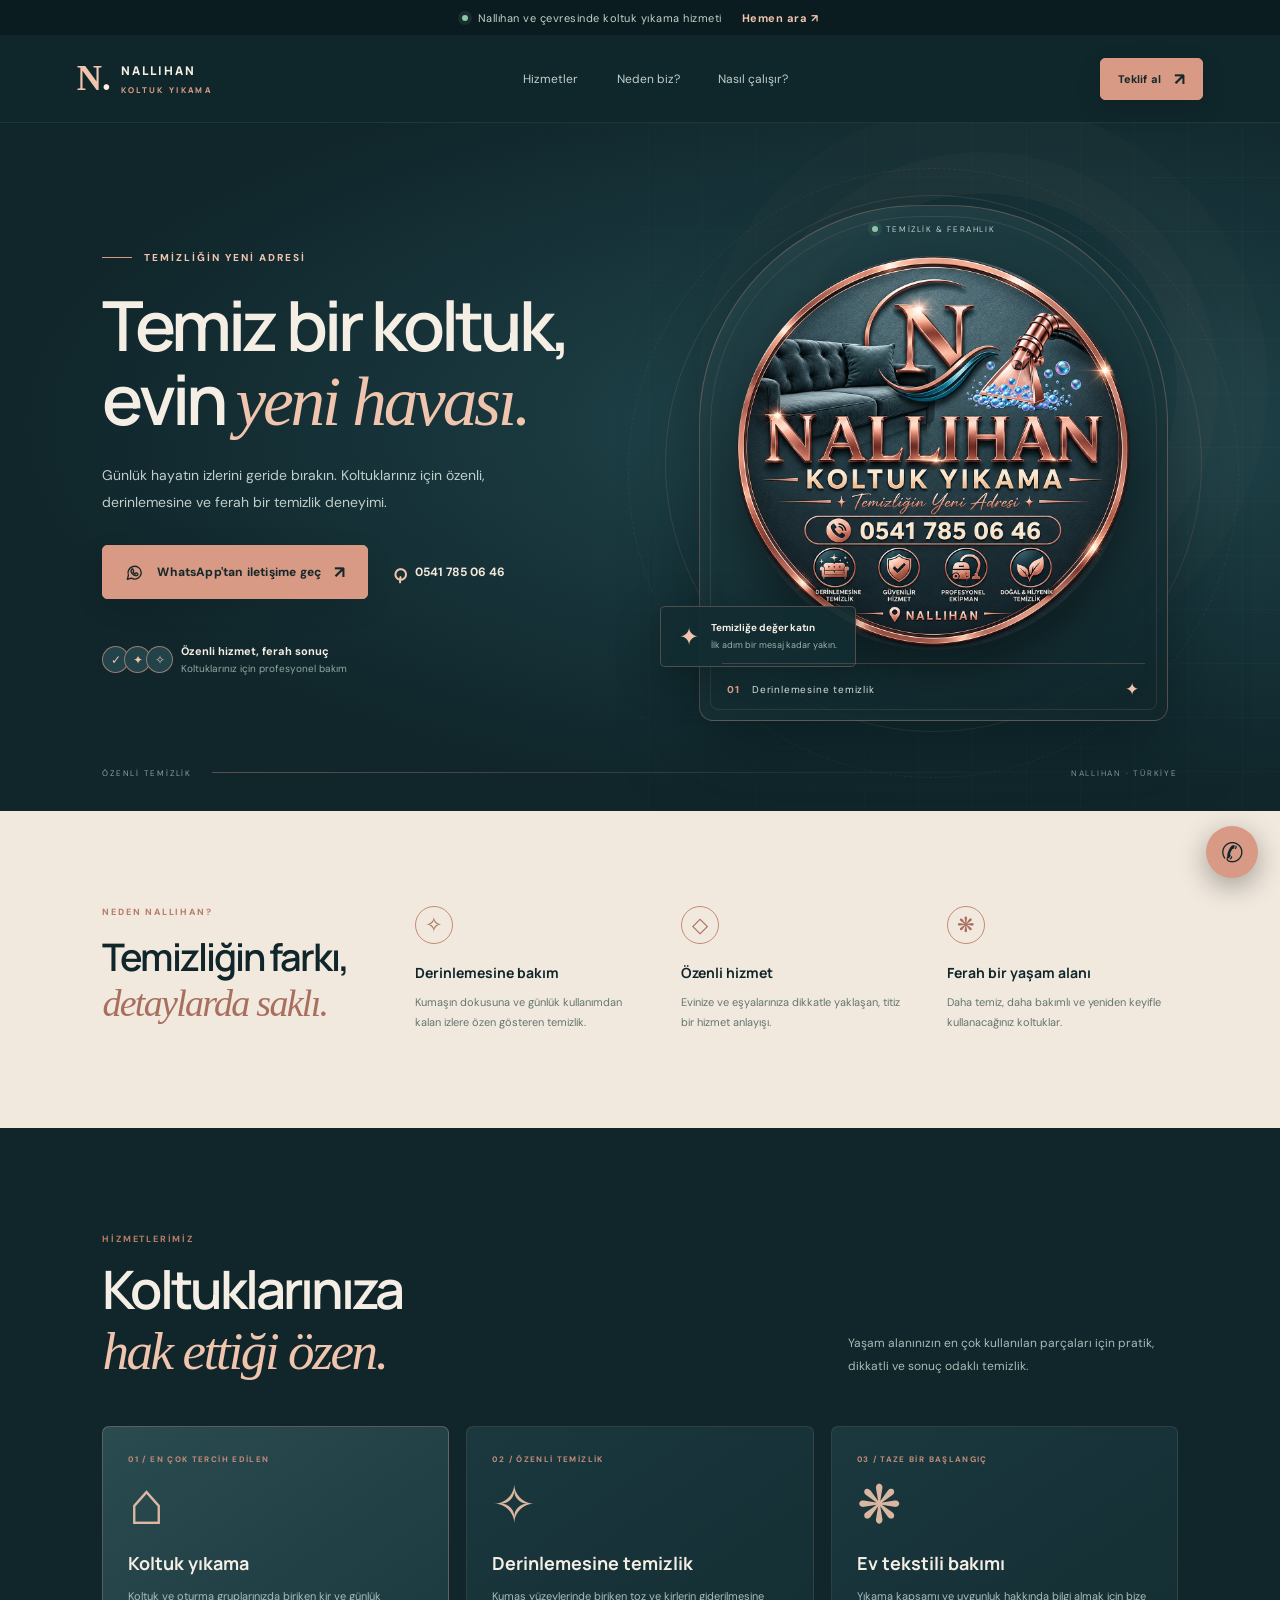
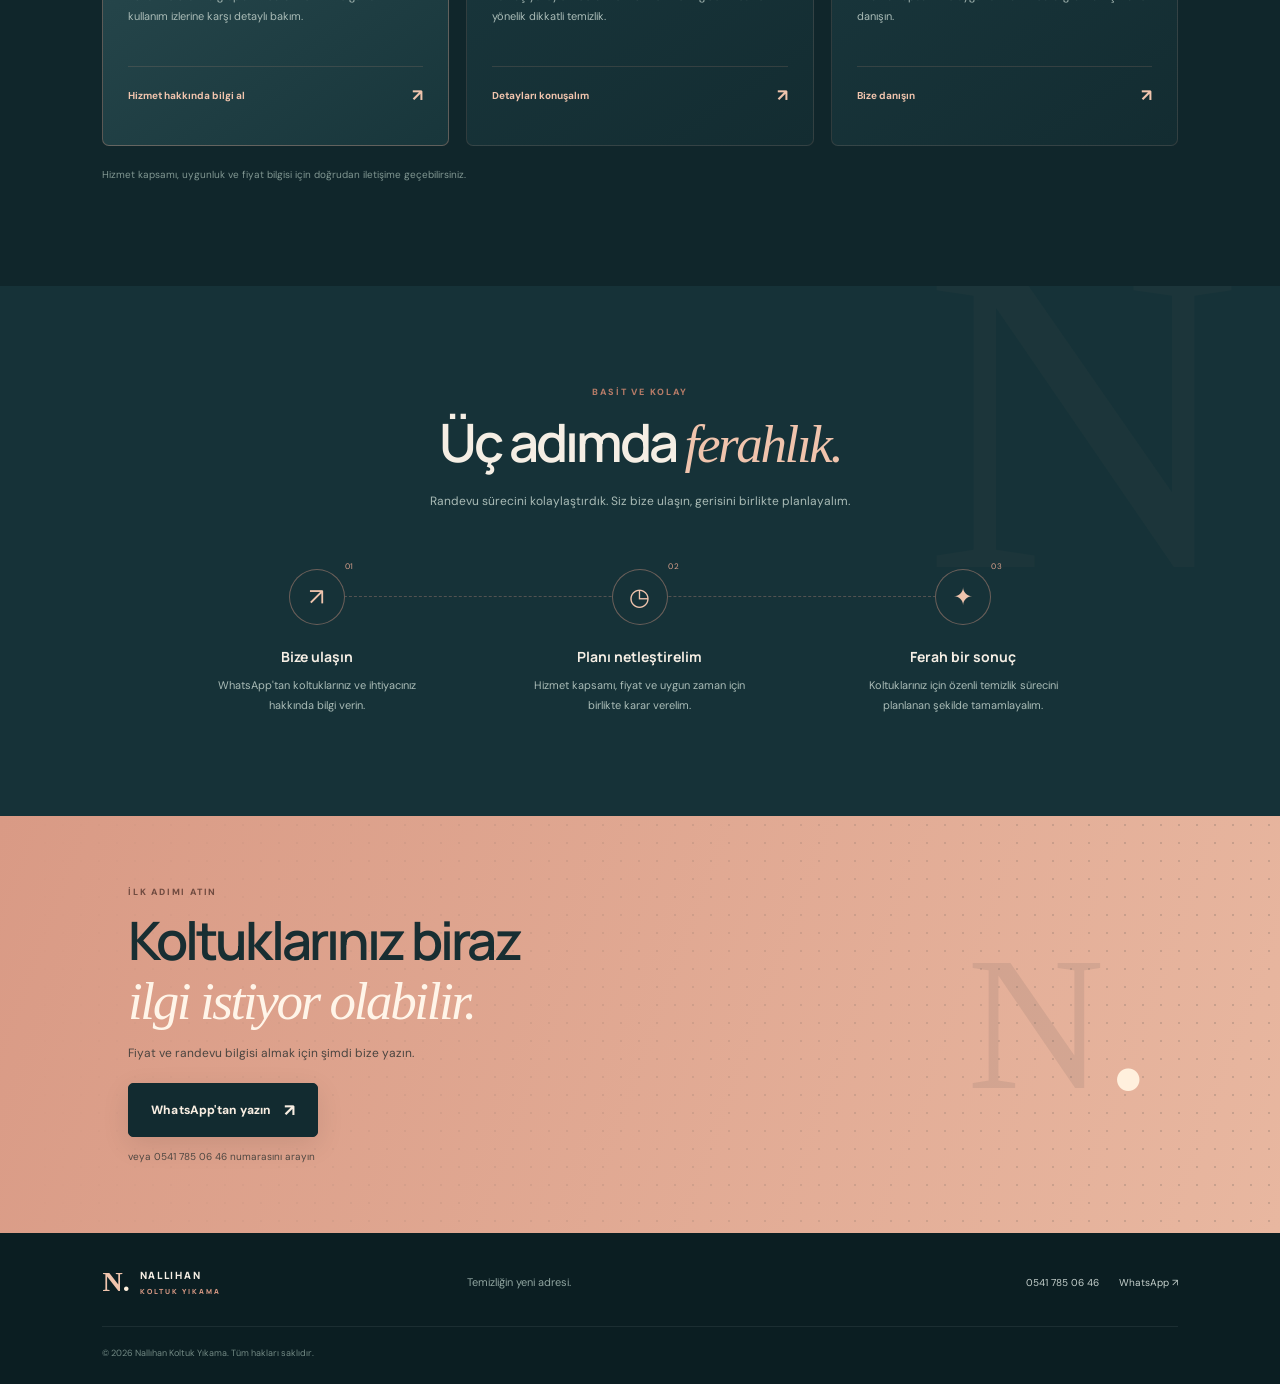
<file: index.html>
<!doctype html>
<html lang="tr">
<head>
  <meta charset="utf-8">
  <meta name="viewport" content="width=device-width, initial-scale=1">
  <meta name="theme-color" content="#10262b">
  <meta name="description" content="Nallıhan Koltuk Yıkama — koltuklarınızda derinlemesine temizlik, hijyen ve ferahlık. Hemen iletişime geçin.">
  <title>Nallıhan Koltuk Yıkama | Temizliğin Yeni Adresi</title>
  <link rel="icon" type="image/x-icon" href="assets/favicon.ico">
  <link rel="preconnect" href="https://fonts.googleapis.com">
  <link rel="preconnect" href="https://fonts.gstatic.com" crossorigin>
  <link href="https://fonts.googleapis.com/css2?family=DM+Sans:wght@400;500;600;700&family=Manrope:wght@400;500;600;700;800&display=swap" rel="stylesheet">
  <link rel="stylesheet" href="style.css">
</head>
<body>
  <div class="announcement">
    <span class="status-dot"></span>
    <span>Nallıhan ve çevresinde koltuk yıkama hizmeti</span>
    <a href="tel:+905417850646">Hemen ara <span aria-hidden="true">↗</span></a>
  </div>

  <header class="site-header">
    <a class="brand" href="#anasayfa" aria-label="Nallıhan Koltuk Yıkama ana sayfa">
      <span class="brand-mark">N<span>.</span></span>
      <span class="brand-name">NALLIHAN <small>KOLTUK YIKAMA</small></span>
    </a>
    <nav aria-label="Ana navigasyon">
      <a href="#hizmetler">Hizmetler</a>
      <a href="#neden-biz">Neden biz?</a>
      <a href="#surec">Nasıl çalışır?</a>
    </nav>
    <a class="button button-small" href="https://wa.me/905417850646?text=Merhaba%2C%20koltuk%20y%C4%B1kama%20hizmeti%20hakk%C4%B1nda%20bilgi%20almak%20istiyorum." target="_blank" rel="noopener">Teklif al <span>↗</span></a>
    <button class="menu-toggle" aria-label="Menüyü aç" aria-expanded="false"><span></span><span></span></button>
  </header>

  <main>
    <section class="hero" id="anasayfa">
      <div class="hero-glow"></div>
      <div class="hero-copy">
        <div class="eyebrow"><span class="eyebrow-line"></span> TEMİZLİĞİN YENİ ADRESİ</div>
        <h1>Temiz bir koltuk,<br>evin <em>yeni havası.</em></h1>
        <p class="hero-description">Günlük hayatın izlerini geride bırakın. Koltuklarınız için özenli, derinlemesine ve ferah bir temizlik deneyimi.</p>
        <div class="hero-actions">
          <a class="button" href="https://wa.me/905417850646?text=Merhaba%2C%20koltuk%20y%C4%B1kama%20i%C3%A7in%20fiyat%20almak%20istiyorum." target="_blank" rel="noopener">
            <svg viewBox="0 0 24 24" aria-hidden="true"><path d="M20.5 11.8a8.4 8.4 0 0 1-12.4 7.4L3 20.5l1.3-4.9A8.4 8.4 0 1 1 20.5 11.8Z"/><path d="M8.4 8.1c.2-.5.5-.5.8-.5h.5c.2 0 .4.1.5.4l.7 1.7c.1.2.1.4-.1.6l-.5.6c-.2.2-.2.4 0 .6.5.9 1.2 1.6 2.1 2.1.2.1.4.1.6-.1l.7-.8c.2-.2.4-.2.6-.1l1.6.8c.3.1.4.3.4.5 0 .3-.2 1.1-.7 1.5-.5.5-1.1.7-1.8.6-.7-.1-1.6-.4-2.8-1.1-1.5-.9-2.6-2.3-3-3-.4-.7-.8-1.7-.1-2.8.2-.4.4-.7.5-1Z"/></svg>
            WhatsApp'tan iletişime geç
            <span class="button-arrow">↗</span>
          </a>
          <a class="text-link" href="tel:+905417850646"><span class="phone-icon">⌕</span> 0541 785 06 46</a>
        </div>
        <div class="trust-row">
          <div class="trust-avatars" aria-hidden="true"><span>✓</span><span>✦</span><span>✧</span></div>
          <div><strong>Özenli hizmet, ferah sonuç</strong><small>Koltuklarınız için profesyonel bakım</small></div>
        </div>
      </div>
      <div class="hero-art">
        <div class="art-orbit orbit-one"></div><div class="art-orbit orbit-two"></div>
        <div class="art-card">
          <div class="art-label"><span class="status-dot"></span> TEMİZLİK & FERAHLIK</div>
          <img src="assets/logo-transparent.png" alt="Nallıhan Koltuk Yıkama dairesel logosu">
          <div class="art-caption"><span>01</span><span>Derinlemesine temizlik</span><span class="caption-star">✦</span></div>
        </div>
        <div class="floating-note"><span class="sparkle">✦</span><div><strong>Temizliğe değer katın</strong><small>İlk adım bir mesaj kadar yakın.</small></div></div>
      </div>
      <div class="hero-bottom-line"><span>ÖZENLİ TEMİZLİK</span><span class="line"></span><span>NALLIHAN · TÜRKİYE</span></div>
    </section>

    <section class="benefits" id="neden-biz">
      <div class="benefit-intro"><span class="section-kicker">NEDEN NALLIHAN?</span><h2>Temizliğin farkı,<br><em>detaylarda saklı.</em></h2></div>
      <div class="benefit"><span class="benefit-icon">✧</span><h3>Derinlemesine bakım</h3><p>Kumaşın dokusuna ve günlük kullanımdan kalan izlere özen gösteren temizlik.</p></div>
      <div class="benefit"><span class="benefit-icon">◇</span><h3>Özenli hizmet</h3><p>Evinize ve eşyalarınıza dikkatle yaklaşan, titiz bir hizmet anlayışı.</p></div>
      <div class="benefit"><span class="benefit-icon">❋</span><h3>Ferah bir yaşam alanı</h3><p>Daha temiz, daha bakımlı ve yeniden keyifle kullanacağınız koltuklar.</p></div>
    </section>

    <section class="services" id="hizmetler">
      <div class="section-heading">
        <div><span class="section-kicker">HİZMETLERİMİZ</span><h2>Koltuklarınıza<br><em>hak ettiği özen.</em></h2></div>
        <p>Yaşam alanınızın en çok kullanılan parçaları için pratik, dikkatli ve sonuç odaklı temizlik.</p>
      </div>
      <div class="service-grid">
        <article class="service-card service-featured"><div class="service-number">01 / EN ÇOK TERCİH EDİLEN</div><div class="service-illustration sofa">⌂</div><h3>Koltuk yıkama</h3><p>Koltuk ve oturma gruplarınızda biriken kir ve günlük kullanım izlerine karşı detaylı bakım.</p><a href="https://wa.me/905417850646?text=Merhaba%2C%20koltuk%20y%C4%B1kama%20hizmeti%20almak%20istiyorum." target="_blank" rel="noopener">Hizmet hakkında bilgi al <span>↗</span></a></article>
        <article class="service-card"><div class="service-number">02 / ÖZENLİ TEMİZLİK</div><div class="service-illustration">✧</div><h3>Derinlemesine temizlik</h3><p>Kumaş yüzeylerinde biriken toz ve kirlerin giderilmesine yönelik dikkatli temizlik.</p><a href="https://wa.me/905417850646?text=Merhaba%2C%20derinlemesine%20temizlik%20hakk%C4%B1nda%20bilgi%20almak%20istiyorum." target="_blank" rel="noopener">Detayları konuşalım <span>↗</span></a></article>
        <article class="service-card"><div class="service-number">03 / TAZE BİR BAŞLANGIÇ</div><div class="service-illustration">❋</div><h3>Ev tekstili bakımı</h3><p>Yıkama kapsamı ve uygunluk hakkında bilgi almak için bize danışın.</p><a href="https://wa.me/905417850646?text=Merhaba%2C%20ev%20tekstili%20temizli%C4%9Fi%20hakk%C4%B1nda%20bilgi%20almak%20istiyorum." target="_blank" rel="noopener">Bize danışın <span>↗</span></a></article>
      </div>
      <p class="fine-print">Hizmet kapsamı, uygunluk ve fiyat bilgisi için doğrudan iletişime geçebilirsiniz.</p>
    </section>

    <section class="process" id="surec">
      <div class="process-heading"><span class="section-kicker">BASİT VE KOLAY</span><h2>Üç adımda <em>ferahlık.</em></h2><p>Randevu sürecini kolaylaştırdık. Siz bize ulaşın, gerisini birlikte planlayalım.</p></div>
      <div class="steps">
        <div class="step"><span class="step-no">01</span><div class="step-icon">↗</div><h3>Bize ulaşın</h3><p>WhatsApp'tan koltuklarınız ve ihtiyacınız hakkında bilgi verin.</p></div>
        <div class="step"><span class="step-no">02</span><div class="step-icon">◷</div><h3>Planı netleştirelim</h3><p>Hizmet kapsamı, fiyat ve uygun zaman için birlikte karar verelim.</p></div>
        <div class="step"><span class="step-no">03</span><div class="step-icon">✦</div><h3>Ferah bir sonuç</h3><p>Koltuklarınız için özenli temizlik sürecini planlanan şekilde tamamlayalım.</p></div>
      </div>
    </section>

    <section class="cta">
      <div class="cta-pattern"></div><div class="cta-content"><span class="section-kicker">İLK ADIMI ATIN</span><h2>Koltuklarınız biraz<br><em>ilgi istiyor olabilir.</em></h2><p>Fiyat ve randevu bilgisi almak için şimdi bize yazın.</p><a class="button button-light" href="https://wa.me/905417850646?text=Merhaba%2C%20koltuk%20y%C4%B1kama%20hizmeti%20i%C3%A7in%20bilgi%20almak%20istiyorum." target="_blank" rel="noopener">WhatsApp'tan yazın <span>↗</span></a><a class="cta-phone" href="tel:+905417850646">veya 0541 785 06 46 numarasını arayın</a></div>
      <div class="cta-emblem">N<span>.</span></div>
    </section>
  </main>

  <footer class="site-footer">
    <a class="brand" href="#anasayfa"><span class="brand-mark">N<span>.</span></span><span class="brand-name">NALLIHAN <small>KOLTUK YIKAMA</small></span></a>
    <p>Temizliğin yeni adresi.</p>
    <div class="footer-links"><a href="tel:+905417850646">0541 785 06 46</a><a href="https://wa.me/905417850646" target="_blank" rel="noopener">WhatsApp ↗</a></div>
    <div class="copyright">© <span id="year">2026</span> Nallıhan Koltuk Yıkama. Tüm hakları saklıdır.</div>
  </footer>
  <a class="floating-whatsapp" href="https://wa.me/905417850646?text=Merhaba%2C%20bilgi%20almak%20istiyorum." target="_blank" rel="noopener" aria-label="WhatsApp ile iletişime geç">✆</a>
  <script src="script.js"></script>
</body>
</html>
</file>
<file: style.css>
:root{--ink:#10262b;--ink-2:#17343a;--ink-3:#21454a;--copper:#d99a85;--copper-light:#f0c4ad;--cream:#f5eee4;--muted:#b7c5c1;--line:rgba(217,154,133,.24);--serif:Georgia,"Times New Roman",serif;--sans:"DM Sans",sans-serif;--display:"Manrope",sans-serif}
*{box-sizing:border-box}html{scroll-behavior:smooth;scroll-padding-top:90px}body{margin:0;background:var(--ink);color:var(--cream);font-family:var(--sans);-webkit-font-smoothing:antialiased}a{color:inherit;text-decoration:none}.announcement{min-height:35px;padding:8px 5.5%;display:flex;align-items:center;justify-content:center;gap:10px;background:#0a1c20;color:#c5d0cb;font-size:11px;letter-spacing:.045em}.announcement a{color:var(--copper-light);margin-left:10px;font-weight:700}.status-dot{width:6px;height:6px;border-radius:50%;display:inline-block;background:#8fc4a8;box-shadow:0 0 0 4px #8fc4a81a;flex:none}.site-header{height:88px;padding:0 6%;display:flex;align-items:center;justify-content:space-between;gap:28px;border-bottom:1px solid rgba(255,255,255,.07);position:relative;z-index:5;background:rgba(16,38,43,.92)}.brand{display:flex;align-items:center;gap:10px;min-width:max-content}.brand-mark{font-family:var(--serif);font-size:35px;line-height:1;color:var(--copper-light);font-weight:700}.brand-mark span,.cta-emblem span{color:#fff0dd}.brand-name{font-family:var(--display);font-size:12px;letter-spacing:.17em;font-weight:800}.brand-name small{display:block;font-size:8px;letter-spacing:.29em;color:var(--copper);margin-top:5px}.site-header nav{display:flex;gap:clamp(18px,3vw,42px);color:#c1ceca;font-size:12px}.site-header nav a{transition:color .2s}.site-header nav a:hover,.footer-links a:hover{color:var(--copper-light)}.button{min-height:54px;padding:0 22px;display:inline-flex;align-items:center;justify-content:center;gap:13px;border:1px solid var(--copper);border-radius:5px;background:var(--copper);color:#17282b;font-size:12px;font-weight:800;letter-spacing:.015em;transition:transform .2s,background .2s;box-shadow:0 8px 28px #00000018}.button:hover{transform:translateY(-2px);background:var(--copper-light)}.button-small{min-height:42px;padding:0 17px;font-size:11px}.button span,.service-card a span{font-size:17px}.button svg{width:19px;height:19px;fill:none;stroke:currentColor;stroke-width:1.7;stroke-linecap:round;stroke-linejoin:round}.menu-toggle{display:none;background:none;border:0;padding:8px}.menu-toggle span{display:block;width:22px;height:1px;background:var(--cream);margin:6px}
.hero{position:relative;overflow:hidden;min-height:670px;padding:72px 8% 50px;display:grid;grid-template-columns:1fr .88fr;align-items:center;gap:3%;background:radial-gradient(ellipse at 74% 44%,#285057 0%,#19383e 31%,#10262b 69%)}.hero:before{content:"";position:absolute;inset:0;background-image:linear-gradient(rgba(255,255,255,.018) 1px,transparent 1px),linear-gradient(90deg,rgba(255,255,255,.018) 1px,transparent 1px);background-size:54px 54px;mask-image:linear-gradient(to right,transparent,#000)}.hero-glow{position:absolute;width:390px;height:390px;border-radius:50%;border:1px solid #d99a8514;right:8%;top:10%;box-shadow:0 0 0 40px #d99a8507,0 0 0 90px #d99a8504}.hero-copy,.hero-art{position:relative;z-index:1}.eyebrow,.section-kicker{font-size:10px;letter-spacing:.2em;font-weight:800;color:var(--copper-light);display:flex;align-items:center;gap:12px}.eyebrow-line{width:30px;height:1px;background:var(--copper)}h1,h2,h3,p{margin-top:0}h1,h2{font-family:var(--display);font-weight:600;letter-spacing:-.055em}h1{font-size:clamp(43px,5.4vw,75px);line-height:1.08;margin:24px 0 22px}h1 em,h2 em{font-family:var(--serif);font-weight:400;color:var(--copper-light);letter-spacing:-.045em} .hero-description{max-width:430px;color:#c0ceca;font-size:14px;line-height:1.9;margin-bottom:30px}.hero-actions{display:flex;align-items:center;gap:23px;flex-wrap:wrap}.text-link{font-size:12px;font-weight:700;display:flex;align-items:center;gap:9px;color:#f3e8d9}.phone-icon{font-size:25px;color:var(--copper-light);transform:rotate(-40deg)}.trust-row{display:flex;align-items:center;gap:13px;margin-top:45px}.trust-avatars{display:flex}.trust-avatars span{width:27px;height:27px;border:1px solid #d99a85a6;background:#23434a;border-radius:50%;display:grid;place-items:center;color:var(--copper-light);font-size:12px;margin-right:-5px}.trust-row strong,.trust-row small{display:block}.trust-row strong{font-size:11px;font-weight:700}.trust-row small{font-size:10px;color:#93a9a4;margin-top:4px}.hero-art{max-width:500px;width:100%;justify-self:center;padding:10px}.art-card{position:relative;border:1px solid #d99a8552;border-radius:220px 220px 14px 14px;padding:18px 22px 20px;background:linear-gradient(155deg,#24464cbd,#0e2429d9);box-shadow:0 25px 70px #0614178c,inset 0 0 40px #d99a8508;overflow:hidden}.art-card:before{content:"";position:absolute;inset:10px;border:1px solid #d99a8524;border-radius:210px 210px 8px 8px;pointer-events:none}.art-label{position:relative;z-index:2;display:flex;align-items:center;gap:8px;justify-content:center;font-size:8px;letter-spacing:.2em;color:#c4d1cd}.art-card img{display:block;position:relative;width:100%;height:auto;max-width:420px;margin:9px auto 0;filter:drop-shadow(0 18px 24px #0006)}.art-caption{position:relative;z-index:2;display:flex;align-items:center;gap:12px;border-top:1px solid var(--line);padding:14px 5px 0;font-size:10px;letter-spacing:.08em;color:#d5dfdb}.art-caption span:first-child{color:var(--copper);font-weight:800}.caption-star{margin-left:auto;color:var(--copper-light);font-size:17px}.art-orbit{position:absolute;border:1px solid #d99a852b;border-radius:50%;pointer-events:none}.orbit-one{width:110%;aspect-ratio:1;left:-5%;top:0}.orbit-two{width:125%;aspect-ratio:1;left:-12.5%;top:-5%;border-style:dashed;opacity:.55}.floating-note{position:absolute;bottom:12%;left:-6%;display:flex;align-items:center;gap:12px;padding:14px 18px;border:1px solid #d99a8550;background:#122d32f2;box-shadow:0 12px 40px #0614176e;border-radius:5px}.sparkle{font-size:24px;color:var(--copper-light)}.floating-note strong,.floating-note small{display:block}.floating-note strong{font-size:10px}.floating-note small{font-size:9px;color:#9eb2ad;margin-top:5px}.hero-bottom-line{grid-column:1/-1;display:flex;align-items:center;gap:20px;color:#8da29e;font-size:8px;letter-spacing:.22em;margin-top:20px}.hero-bottom-line .line{height:1px;background:linear-gradient(90deg,#d99a855e,transparent);flex:1}
.benefits{padding:95px 8%;display:grid;grid-template-columns:1.2fr 1fr 1fr 1fr;gap:35px;background:#f1e9de;color:var(--ink)}.benefit-intro h2{font-size:clamp(27px,3vw,38px);line-height:1.18;margin:16px 0 0}.benefit-intro h2 em{color:#a96f5e}.benefit .benefit-icon{display:grid;place-items:center;width:38px;height:38px;border:1px solid #c58b77;border-radius:50%;font-size:21px;color:#a96f5e;margin-bottom:19px}.benefit h3{font-family:var(--display);font-size:14px;margin-bottom:10px}.benefit p{font-size:11px;line-height:1.85;color:#657571;margin-bottom:0}.section-kicker{color:#b77c68;font-size:9px}.services{padding:105px 8%;background:var(--ink)}.section-heading{display:flex;justify-content:space-between;align-items:end;gap:40px;margin-bottom:45px}.section-heading h2,.process-heading h2,.cta h2{font-size:clamp(35px,4.3vw,53px);line-height:1.13;margin:15px 0 0}.section-heading h2 em,.process-heading h2 em{color:var(--copper-light)}.section-heading>p{max-width:330px;color:#a9bbb6;font-size:12px;line-height:1.9;margin-bottom:4px}.service-grid{display:grid;grid-template-columns:repeat(3,1fr);gap:17px}.service-card{position:relative;min-height:320px;padding:27px 25px 25px;border:1px solid #d99a8525;border-radius:7px;background:linear-gradient(145deg,#1a383e,#132c31);transition:transform .25s,border-color .25s}.service-card:hover{transform:translateY(-5px);border-color:#d99a8580}.service-featured{background:linear-gradient(145deg,#2a4b50,#18363b);border-color:#d99a8557}.service-number{font-size:8px;letter-spacing:.17em;color:#c08b78;font-weight:800}.service-illustration{height:80px;display:flex;align-items:center;font-family:var(--serif);font-size:53px;color:var(--copper-light);opacity:.9}.service-illustration.sofa{font-size:60px}.service-card h3{font-family:var(--display);font-size:18px;margin:7px 0 12px}.service-card p{font-size:11px;line-height:1.8;color:#aabcb7;min-height:60px}.service-card a{display:flex;align-items:center;justify-content:space-between;gap:10px;border-top:1px solid #d99a8529;padding-top:17px;margin-top:19px;font-size:10px;color:var(--copper-light);font-weight:700}.fine-print{margin:22px 0 0;color:#819792;font-size:10px}
.process{padding:100px 8%;background:#163238;position:relative;overflow:hidden}.process:after{content:"N";position:absolute;right:3%;top:-120px;font-family:var(--serif);font-size:440px;color:#d99a8508;pointer-events:none}.process-heading{text-align:center;max-width:560px;margin:0 auto 56px}.process-heading .section-kicker{justify-content:center}.process-heading h2{margin-bottom:16px}.process-heading p{font-size:12px;line-height:1.8;color:#a9bbb6}.steps{position:relative;display:grid;grid-template-columns:repeat(3,1fr);gap:40px;max-width:930px;margin:auto}.steps:before{content:"";position:absolute;top:27px;left:16%;right:16%;border-top:1px dashed #d99a8550}.step{text-align:center;position:relative}.step-no{position:absolute;top:-8px;left:calc(50% + 28px);font-size:8px;color:#d9a18c;letter-spacing:.1em}.step-icon{width:56px;height:56px;display:grid;place-items:center;border:1px solid #d99a8570;border-radius:50%;background:#163238;color:var(--copper-light);font-size:24px;margin:0 auto 22px;position:relative}.step h3{font-size:14px;font-family:var(--display);margin-bottom:10px}.step p{max-width:230px;margin:0 auto;color:#a9bbb6;font-size:11px;line-height:1.8}
.cta{margin:0;padding:70px 10%;display:flex;align-items:center;justify-content:space-between;gap:40px;position:relative;overflow:hidden;background:linear-gradient(110deg,#d99a85,#e8b7a0);color:#182e32}.cta-pattern{position:absolute;inset:0;opacity:.15;background-image:radial-gradient(#10262b 1px,transparent 1px);background-size:18px 18px;mask-image:linear-gradient(90deg,transparent,#000)}.cta-content{position:relative;z-index:1}.cta .section-kicker{color:#704b40}.cta h2{margin:13px 0 13px}.cta h2 em{color:#fff5e9}.cta p{font-size:12px;color:#4b4540;margin-bottom:22px}.button-light{background:#122b30;border-color:#122b30;color:#f8eee2}.button-light:hover{background:#21454a;color:white}.cta-phone{display:block;margin-top:13px;font-size:10px;color:#4d4641}.cta-emblem{font-family:var(--serif);font-size:190px;line-height:1;color:#10262b15;position:relative;z-index:1}
.site-footer{padding:35px 8% 25px;display:grid;grid-template-columns:1fr 1fr 1fr;align-items:center;gap:20px;background:#0b1e22}.site-footer .brand-mark{font-size:28px}.site-footer .brand-name{font-size:10px}.site-footer .brand-name small{font-size:7px}.site-footer>p{margin:0;color:#8fa49f;font-size:11px}.footer-links{display:flex;justify-content:flex-end;gap:20px;font-size:10px;color:#c6d1cd}.copyright{grid-column:1/-1;border-top:1px solid #ffffff12;padding-top:20px;margin-top:10px;color:#728984;font-size:9px}.floating-whatsapp{position:fixed;right:22px;bottom:22px;width:52px;height:52px;border-radius:50%;display:grid;place-items:center;background:var(--copper);color:#10262b;font-size:27px;box-shadow:0 8px 28px #0005;z-index:10;transition:transform .2s}.floating-whatsapp:hover{transform:translateY(-4px)}
@media(max-width:900px){.site-header{padding:0 5%;gap:15px}.site-header nav{gap:17px}.hero{padding:60px 6% 40px;grid-template-columns:1fr .85fr}.hero-art{padding:0}.floating-note{left:-4%;bottom:9%;padding:11px}.benefits{padding:75px 6%;grid-template-columns:repeat(2,1fr);gap:34px}.services,.process{padding:80px 6%}.service-card{padding:23px 19px}.cta{padding:60px 7%}}
@media(max-width:650px){.announcement{font-size:9px;padding:9px 10px;gap:7px}.announcement a{margin-left:auto;white-space:nowrap}.site-header{height:73px}.site-header nav{display:none;position:absolute;top:72px;left:0;right:0;padding:20px 6%;background:#10262b;border-bottom:1px solid var(--line);flex-direction:column;gap:20px}.site-header nav.open{display:flex}.site-header>.button{margin-left:auto}.menu-toggle{display:block}.brand-mark{font-size:31px}.brand-name{font-size:10px}.brand-name small{font-size:7px}.button-small{min-height:38px;padding:0 12px;font-size:10px}.hero{display:flex;flex-direction:column;align-items:stretch;padding:54px 7% 30px;gap:45px}.hero-copy{width:100%}h1{font-size:clamp(43px,12vw,61px);margin-top:20px}.hero-description{font-size:13px}.hero-actions{align-items:flex-start;flex-direction:column;gap:17px}.hero-actions .button{width:100%;justify-content:space-between}.trust-row{margin-top:30px}.hero-art{width:min(100%,410px);align-self:center}.art-card{padding:15px 17px}.floating-note{left:-3%;bottom:9%;max-width:80%}.hero-bottom-line{font-size:7px;gap:10px;margin-top:0}.benefits{grid-template-columns:1fr 1fr;padding:60px 7%;gap:32px 20px}.benefit-intro h2{font-size:28px}.benefit h3{font-size:12px}.benefit p{font-size:10px}.benefit .benefit-icon{margin-bottom:14px}.services,.process{padding:70px 7%}.section-heading{display:block;margin-bottom:30px}.section-heading>p{margin-top:18px}.section-heading h2,.process-heading h2,.cta h2{font-size:39px}.service-grid{grid-template-columns:1fr;gap:13px}.service-card{min-height:0;padding:24px}.service-illustration{height:63px}.service-card p{min-height:0}.service-card a{margin-top:15px}.process-heading{margin-bottom:40px}.steps{grid-template-columns:1fr;gap:33px}.steps:before{top:35px;bottom:35px;left:calc(50% - 1px);right:auto;border-top:0;border-left:1px dashed #d99a8550}.step{background:#163238}.step p{max-width:270px}.cta{padding:55px 7%;display:block}.cta-emblem{position:absolute;right:-20px;bottom:-45px;font-size:145px}.cta-content{max-width:390px}.site-footer{padding:30px 7% 22px;grid-template-columns:1fr auto}.site-footer>p{grid-column:1/-1;grid-row:2}.footer-links{grid-column:1/-1;justify-content:flex-start;grid-row:3}.copyright{grid-row:4}.floating-whatsapp{right:15px;bottom:15px;width:48px;height:48px}}
@media(prefers-reduced-motion:reduce){html{scroll-behavior:auto}*,*:before,*:after{transition:none!important}}
</file>
